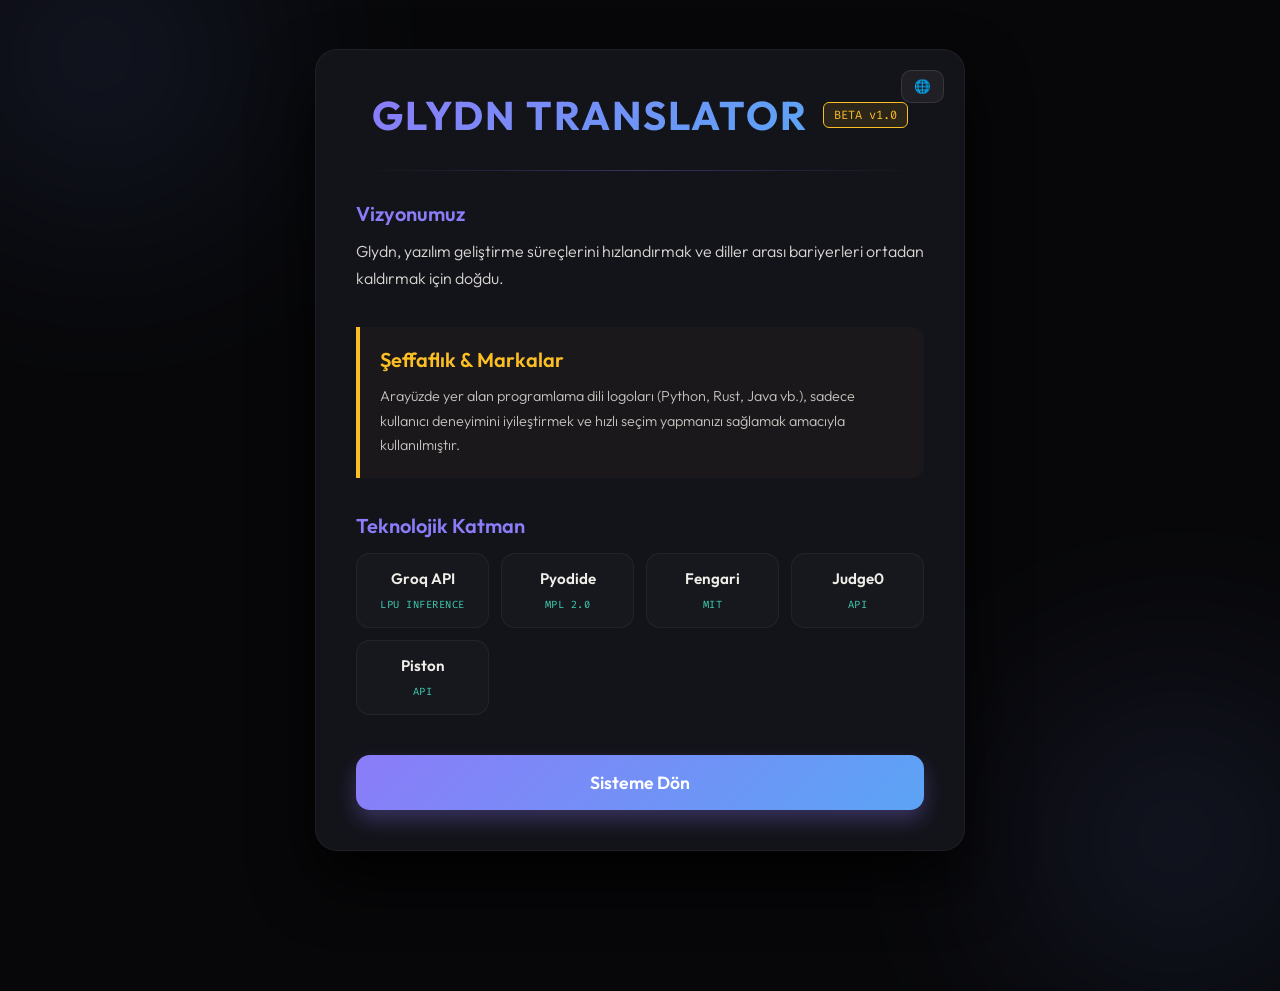
<file: information.html>
<!DOCTYPE html>
<html lang="tr">
<head>
    <meta charset="UTF-8">
    <meta name="viewport" content="width=device-width, initial-scale=1.0">
    <title>Glydn | Information</title>
    <link rel="icon" href="assets/logo/Glydnlogo.png">
    <link rel="stylesheet" href="styles/information.css">
    <link href="https://fonts.googleapis.com/css2?family=Fira+Code:wght@400;500&family=Outfit:wght@300;400;600;700&display=swap" rel="stylesheet">
</head>
<body>

    <main class="info-wrapper">
        <div class="blob blob-1"></div>
        <div class="blob blob-2"></div>

        <article class="info-card">
            <header class="info-header">
                <div class="brand-section">
                    <h1 class="logo-text">GLYDN TRANSLATOR</h1>
                    <span class="badge">BETA v1.0</span>
                    <div class="lang-switcher">
                        <button id="langBtn">🌐</button>
                        <div class="lang-menu" id="langMenu">
                            <div data-lang="tr">Türkçe</div>
                            <div data-lang="en">English</div>
                            <div data-lang="de">Deutsch</div>
                        </div>
                    </div>
                </div>
            </header>

            <div class="divider"></div>

            <div class="info-body">
                
                <section class="content-block">
                    <h2 class="section-title" data-i18n="visionTitle">Vizyonumuz</h2>
                    <p class="section-text" data-i18n="visionText">
                        Glydn, yazılım geliştirme süreçlerini hızlandırmak ve diller arası bariyerleri ortadan kaldırmak için doğdu. 
                        Minimalist tasarımı, güçlü API entegrasyonlarıyla birleştirerek size en temiz çalışma alanını sunuyoruz.
                    </p>
                </section>

                <section class="content-block alert-box">
                    <h2 class="section-title accent-yellow" data-i18n="legalTitle"></h2>
                    <p class="section-text small" data-i18n="legalText">
                        Arayüzde yer alan programlama dili logoları (Python, Rust, Java vb.), sadece kullanıcı deneyimini iyileştirmek ve 
                        hızlı seçim yapmanızı sağlamak amacıyla kullanılmıştır. Bu logoların tüm fikri mülkiyet hakları ilgili vakıf ve şirketlere aittir.
                    </p>
                </section>

                <section class="content-block">
                    <h2 class="section-title" data-i18n="techTitle">Teknolojik Katman</h2>
                    <div class="tech-stack">
                        <div class="tech-item"><span>Groq API</span><small>LPU Inference</small></div>
                        <div class="tech-item"><span>Pyodide</span><small>MPL 2.0</small></div>
                        <div class="tech-item"><span>Fengari</span><small>MIT</small></div>
                        <div class="tech-item"><span>Judge0</span><small>API</small></div>
                        <div class="tech-item"><span>Piston</span><small>API</small></div>
                    </div>
                </section>
            </div>

            <footer class="info-footer">
                <a href="index.html">
                    <button class="primary-btn" data-i18n="backBtn">
                        Sisteme Dön
                    </button>
                </a>
            </footer>
        </article>
    </main>
<script>
const translations = {
    tr: {
        tagline: "Geleceğin kod dönüştürme arayüzü.",
        visionTitle: "Vizyonumuz",
        visionText: "Glydn, yazılım geliştirme süreçlerini hızlandırmak ve diller arası bariyerleri ortadan kaldırmak için doğdu.",
        legalTitle: "Şeffaflık & Markalar",
        legalText: "Arayüzde yer alan programlama dili logoları (Python, Rust, Java vb.), sadece kullanıcı deneyimini iyileştirmek ve hızlı seçim yapmanızı sağlamak amacıyla kullanılmıştır.",
        techTitle: "Teknolojik Katman",
        backBtn: "Sisteme Dön",
        langNames: {
            tr: "Türkçe",
            en: "English", 
            de: "Deutsch"
        }
    },

    en: {
        tagline: "The future code transformation interface.",
        visionTitle: "Our Vision",
        visionText: "Glydn was created to accelerate software development and eliminate language barriers.",
        legalTitle: "Transparency & Trademarks",
        legalText: "Programming language logos (Python, Rust, Java, etc.) are used only to improve user experience.",
        techTitle: "Technology Stack",
        backBtn: "Back to System",
         langNames: {
            tr: "Turkish",
            en: "English",
            de: "German"
        }
    },

    de: {
        tagline: "Die Zukunft der Code-Transformation.",
        visionTitle: "Unsere Vision",
        visionText: "Glydn wurde entwickelt, um die Softwareentwicklung zu beschleunigen und Sprachbarrieren zu beseitigen.",
        legalTitle: "Transparenz & Marken",
        legalText: "Programmiersprachen-Logos (Python, Rust, Java usw.) werden nur zur Verbesserung der Benutzererfahrung verwendet.",
        techTitle: "Technologie-Stack",
        backBtn: "Zurück zum System",
         langNames: {
            tr: "Turkish",
            en: "English",
            de: "German"
        }
    }
};

// Check app language state on load
document.addEventListener("DOMContentLoaded", () => {
    // Check URL parameters first
    const urlParams = new URLSearchParams(window.location.search);
    const urlLang = urlParams.get('lang');
    
    // Fallback to storage
    const storedLang = localStorage.getItem('glydn_lang') || localStorage.getItem('lang');
    
    // Priority: URL param -> local storage -> default (tr)
    let initialLang = urlLang || storedLang || 'tr';
    
    // Validate target language
    if (!['tr', 'en', 'de'].includes(initialLang)) initialLang = 'tr';
    
    // Apply initial state
    applyLang(initialLang);
    
    // Highlight active menu item if available
    const menuItems = document.querySelectorAll('#langMenu div');
    menuItems.forEach(item => {
        if (item.getAttribute('data-lang') === initialLang) {
            item.style.background = 'rgba(139, 124, 248, 0.2)';
        }
    });
});


// Core translation updater
function applyLang(lang) {
    // Update elements with data-i18n attributes
    const elements = document.querySelectorAll("[data-i18n]");
    elements.forEach(el => {
        const key = el.getAttribute("data-i18n");
        if (translations[lang][key]) {
            el.textContent = translations[lang][key];
        }
    });
    
    // Refresh language picker UI and mark active selection
    const menuItems = document.querySelectorAll('#langMenu div');
    menuItems.forEach(item => {
        const itemLang = item.getAttribute('data-lang');
        
        // Update menu labels
        if (translations[lang].langNames && translations[lang].langNames[itemLang]) {
            item.textContent = translations[lang].langNames[itemLang];
        }
        
        // Highlight active item
        if (itemLang === lang) {
            item.style.background = 'rgba(139, 124, 248, 0.2)';
            item.style.borderLeft = '3px solid #8b7cf8';
        } else {
            item.style.background = '';
            item.style.borderLeft = '';
        }
    });
    
    localStorage.setItem("lang", lang);
}

// Initial boot
const currentLang = localStorage.getItem("lang") || "tr";
applyLang(currentLang);  

document.addEventListener("DOMContentLoaded", () => {
    const btn = document.getElementById("langBtn");
    const menu = document.getElementById("langMenu");

    btn.onclick = () => {
        menu.style.display = menu.style.display === "block" ? "none" : "block";
    };
});

document.addEventListener("DOMContentLoaded", () => {

    const btn = document.getElementById("langBtn");
    const menu = document.getElementById("langMenu");

    // Toggle menu visibility
    btn.addEventListener("click", () => {
        menu.classList.toggle("open");
    });

    // Language switch handlers
    const items = menu.querySelectorAll("div");

    items.forEach(item => {
        item.addEventListener("click", () => {
            const lang = item.getAttribute("data-lang");

            applyLang(lang);
            menu.classList.remove("open");
        });
    });

});
</script>
</body>
</html>
</file>
<file: styles/information.css>
/* --- Global Reset & Variables --- */
:root {
    --bg-dark: #070709;
    --panel-dark: #13131a;
    --text-main: #f0eee8;
    --accent-gradient: linear-gradient(135deg, #8b7cf8 0%, #5ba4f5 100%);
    --neon-glow: rgba(139, 124, 248, 0.4);
    --warn-yellow: #fbbf24;
    --success-teal: #3ecfb2;
    --error-red: #f87171;
    --font-primary: 'Outfit', sans-serif;
    --font-mono: 'Fira Code', monospace;
}

* {
    margin: 0;
    padding: 0;
    box-sizing: border-box;
}

body {
    background-color: var(--bg-dark);
    color: var(--text-main);
    font-family: var(--font-primary);
    overflow-x: hidden;
    min-height: 100vh;
    display: flex;
    align-items: center;
    justify-content: center;
}

/* --- Backgraund Light Effect(Blobs) --- */
.info-wrapper {
    position: relative;
    width: 100%;
    display: flex;
    justify-content: center;
    padding: 40px 20px;
}

.blob {
    position: absolute;
    width: 300px;
    height: 300px;
    background: var(--accent-gradient);
    filter: blur(120px);
    opacity: 0.15;
    z-index: 0;
    border-radius: 50%;
}

.blob-1 { top: -100px; left: -50px; }
.blob-2 { bottom: -100px; right: -50px; }

/* --- CARDS --- */
.info-card {
    background: var(--panel-dark);
    width: 100%;
    max-width: 650px;
    border: 1px solid rgba(255, 255, 255, 0.05);
    border-radius: 22px;
    padding: 40px;
    position: relative;
    z-index: 1;
    box-shadow: 0 30px 60px rgba(0, 0, 0, 0.8);
    backdrop-filter: blur(10px);
}

.info-header {
    text-align: center;
    margin-bottom: 30px;
}
/* --- Language Selector--- */
.lang-switcher {
    position: absolute;
    top: 20px;
    right: 20px;
}

#langBtn {
    background: rgba(255,255,255,0.05);
    border: 1px solid rgba(255,255,255,0.1);
    border-radius: 10px;
    padding: 8px 12px;
    cursor: pointer;
    color: white;
}

.lang-menu {
    display: none;
    margin-top: 8px;
    background: var(--panel-dark);
    border: 1px solid rgba(255,255,255,0.1);
    border-radius: 10px;
    overflow: hidden;
}

.lang-menu div {
    padding: 10px;
    cursor: pointer;
}

.lang-menu div:hover {
    background: rgba(139, 124, 248, 0.2);
}

.brand-section {
    display: flex;
    align-items: center;
    justify-content: center;
    gap: 15px;
    margin-bottom: 10px;
}

.logo-text {
    font-size: 2.5rem;
    font-weight: 700;
    letter-spacing: 2px;
    background: var(--accent-gradient);
    -webkit-background-clip: text;
    -webkit-text-fill-color: transparent;
}

.badge {
    font-family: var(--font-mono);
    font-size: 0.75rem;
    padding: 4px 10px;
    border-radius: 6px;
    background: rgba(251, 191, 36, 0.1);
    color: var(--warn-yellow);
    border: 1px solid var(--warn-yellow);
}

.tagline {
    opacity: 0.6;
    font-weight: 300;
}

.divider {
    height: 1px;
    background: linear-gradient(90deg, transparent, rgba(139, 124, 248, 0.3), transparent);
    margin: 30px 0;
}

/* --- Content Blocks --- */
.content-block {
    margin-bottom: 35px;
}

.section-title {
    font-size: 1.25rem;
    font-weight: 600;
    margin-bottom: 12px;
    color: #8b7cf8;
}

.section-text {
    line-height: 1.7;
    font-weight: 300;
    opacity: 0.9;
}

.alert-box {
    background: rgba(251, 191, 36, 0.03);
    border-left: 4px solid var(--warn-yellow);
    padding: 20px;
    border-radius: 0 12px 12px 0;
}

.accent-yellow { color: var(--warn-yellow); }

.small { font-size: 0.9rem; opacity: 0.8; }

/* Tech Stack Grid  */
.tech-stack {
    display: grid;
    grid-template-columns: repeat(auto-fit, minmax(110px, 1fr)); 
    gap: 12px;
    margin-top: 15px;
}

.tech-item {
    background: rgba(255, 255, 255, 0.02);
    border: 1px solid rgba(255, 255, 255, 0.05);
    padding: 15px 10px;
    border-radius: 14px;
    text-align: center;
    transition: all 0.3s cubic-bezier(0.4, 0, 0.2, 1);
    position: relative;
    overflow: hidden;
}

.tech-item:hover {
    border-color: #8b7cf8;
    background: rgba(139, 124, 248, 0.08);
    transform: translateY(-5px);
    box-shadow: 0 5px 15px rgba(139, 124, 248, 0.2);
}

.tech-item span {
    display: block;
    font-weight: 600;
    font-size: 0.95rem;
    color: var(--text-main);
    margin-bottom: 4px;
}

.tech-item small {
    font-family: var(--font-mono);
    color: var(--success-teal); /* LPU Inference */
    font-size: 0.65rem;
    text-transform: uppercase;
    letter-spacing: 0.5px;
}

/* --- Footer & Button --- */
.info-footer {
    margin-top: 40px;
}

.primary-btn {
    width: 100%;
    padding: 16px;
    border-radius: 14px;
    border: none;
    background: var(--accent-gradient);
    color: white;
    font-family: var(--font-primary);
    font-size: 1.1rem;
    font-weight: 600;
    cursor: pointer;
    box-shadow: 0 10px 20px rgba(139, 124, 248, 0.3);
    transition: 0.3s all cubic-bezier(0.175, 0.885, 0.32, 1.275);
}

.primary-btn:hover {
    transform: translateY(-3px);
    box-shadow: 0 15px 30px rgba(139, 124, 248, 0.5);
}

/* --- Responsive --- */
@media (max-width: 580px) {
    .info-card {
        padding: 25px;
        margin: 10px;
    }
    .logo-text { font-size: 2rem; }
}
</file>
